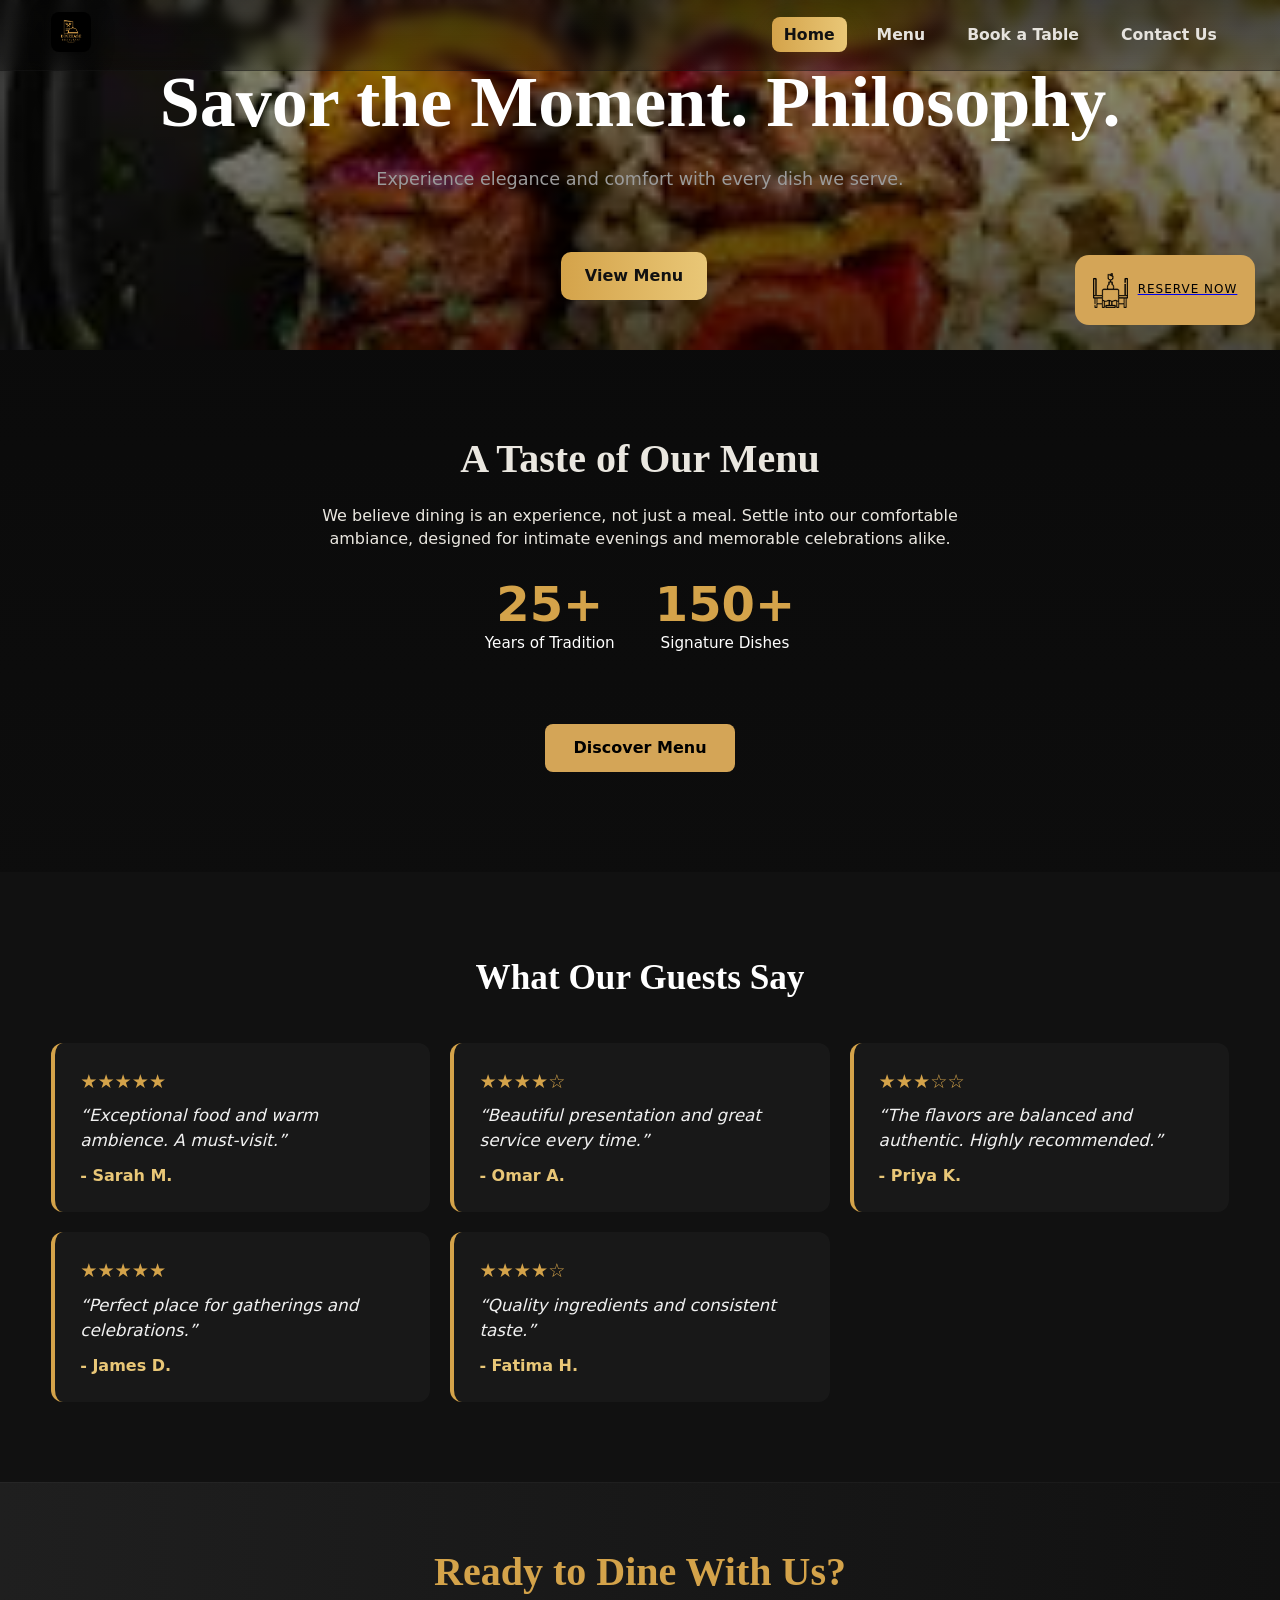
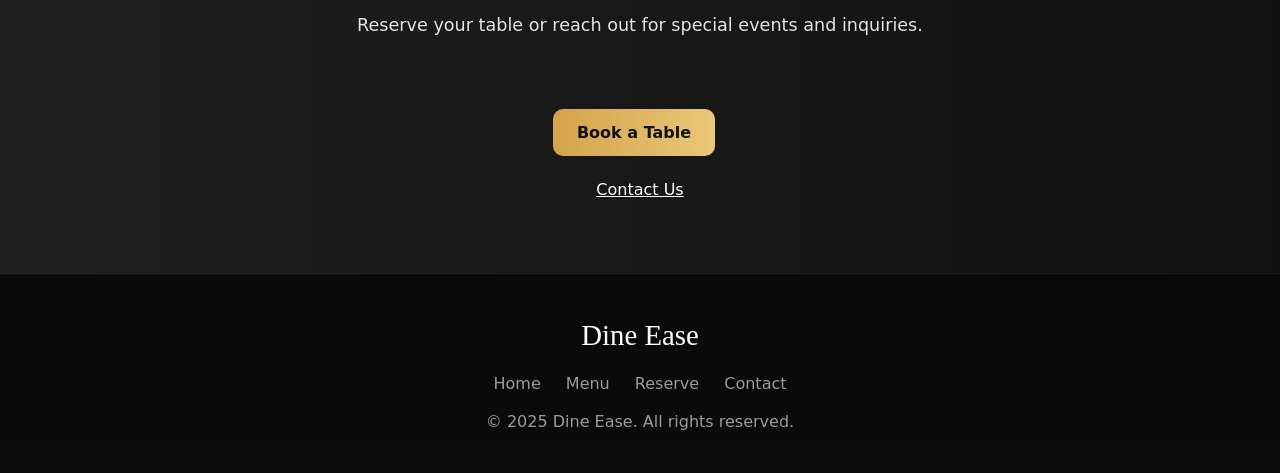
<file: Index.html>
<!DOCTYPE html>
<html lang="en">

<head>
    <meta charset="UTF-8">
    <meta name="viewport" content="width=device-width, initial-scale=1.0">
    <title>DineEase - Home</title>
    <link rel="stylesheet" href="style.css">
    <script src="script.js" defer></script>
</head>

<body>
    <header class="main-header">
        <div class="container">
            <a href="index.html" class="logo"><img src="Img/DineEase.png" alt="DineEase" /></a>
            <nav>
                <ul class="nav-links">
                    <li><a href="index.html">Home</a></li>
                    <li><a href="menu.html">Menu</a></li>
                    <li><a href="reservation.html">Book a Table</a></li>
                    <li><a href="contact.html">Contact Us</a></li>
                </ul>
            </nav>
        </div>
    </header>
    <main class="home-content">
        <section class="hero-section">
            <div class="container">
                <h1 class="fade-in">Savor the Moment. Philosophy.</h1>
                <p class="fade-in">Experience elegance and comfort with every dish we serve.</p>
                <a href="menu.html" class="cta-button">View Menu</a>
                <a href="reservation.html" class="cta-circle"><img src="Img/hero-icon.png" width="48" height="48"
                        alt="booking icon">
                    <span class="label-2 text-center span">Reserve Now</span></a>
            </div>
        </section>

        <section class="teaser-section">
            <div class="container">
                <h2 class="fade-in">A Taste of Our Menu</h2>
                <p class="fade-in">We believe dining is an experience, not just a meal. Settle into our comfortable
                    ambiance, designed for intimate evenings and memorable celebrations alike.</p>
                <div class="stats-grid fade-in">
                    <div class="stat-item">
                        <span>25+</span>
                        <p>Years of Tradition</p>
                    </div>
                    <div class="stat-item">
                        <span>150+</span>
                        <p>Signature Dishes</p>
                    </div>
                </div>
                <a href="menu.html" class="main-button fade-in">Discover Menu</a>
            </div>
        </section>

        <section class="reviews-section">
            <div class="container">
                <h2 class="fade-in">What Our Guests Say</h2>
                <div class="reviews-grid">
                    <div class="review-card fade-in">
                        <div class="rating-stars" style="color: #d4a34a; font-size: 1.2rem; margin-bottom: 8px;">
                            &#9733;&#9733;&#9733;&#9733;&#9733;
                        </div>
                        <p>“Exceptional food and warm ambience. A must-visit.”</p>
                        <span>- Sarah M.</span>
                    </div>

                    <div class="review-card fade-in">
                        <div class="rating-stars" style="color: #d4a34a; font-size: 1.2rem; margin-bottom: 8px;">
                            &#9733;&#9733;&#9733;&#9733;&#9734;
                        </div>
                        <p>“Beautiful presentation and great service every time.”</p>
                        <span>- Omar A.</span>
                    </div>

                    <div class="review-card fade-in">
                        <div class="rating-stars" style="color: #d4a34a; font-size: 1.2rem; margin-bottom: 8px;">
                            &#9733;&#9733;&#9733;&#9734;&#9734;
                        </div>
                        <p>“The flavors are balanced and authentic. Highly recommended.”</p>
                        <span>- Priya K.</span>
                    </div>

                    <div class="review-card fade-in">
                        <div class="rating-stars" style="color: #d4a34a; font-size: 1.2rem; margin-bottom: 8px;">
                            &#9733;&#9733;&#9733;&#9733;&#9733;
                        </div>
                        <p>“Perfect place for gatherings and celebrations.”</p>
                        <span>- James D.</span>
                    </div>

                    <div class="review-card fade-in">
                        <div class="rating-stars" style="color: #d4a34a; font-size: 1.2rem; margin-bottom: 8px;">
                            &#9733;&#9733;&#9733;&#9733;&#9734;
                        </div>
                        <p>“Quality ingredients and consistent taste.”</p>
                        <span>- Fatima H.</span>
                    </div>

                </div>
            </div>
        </section>

        <section class="reservation-banner">
            <div class="container fade-in">
                <h2>Ready to Dine With Us?</h2>
                <p>Reserve your table or reach out for special events and inquiries.</p>
                <a href="reservation.html" class="banner-button">Book a Table</a>
                <a href="contact.html" class="banner-link">Contact Us</a>
            </div>
        </section>

    </main>
    <footer class="main-footer">
        <div class="container">
            <p class="footer-logo">Dine Ease</p>
            <div class="footer-links">
                <a href="index.html">Home</a>
                <a href="menu.html">Menu</a>
                <a href="reservation.html">Reserve</a>
                <a href="contact.html">Contact</a>
            </div>
            <div class="copyright">
                <p>&copy; 2025 Dine Ease. All rights reserved.</p>
            </div>
        </div>
    </footer>
</body>

</html>
</file>
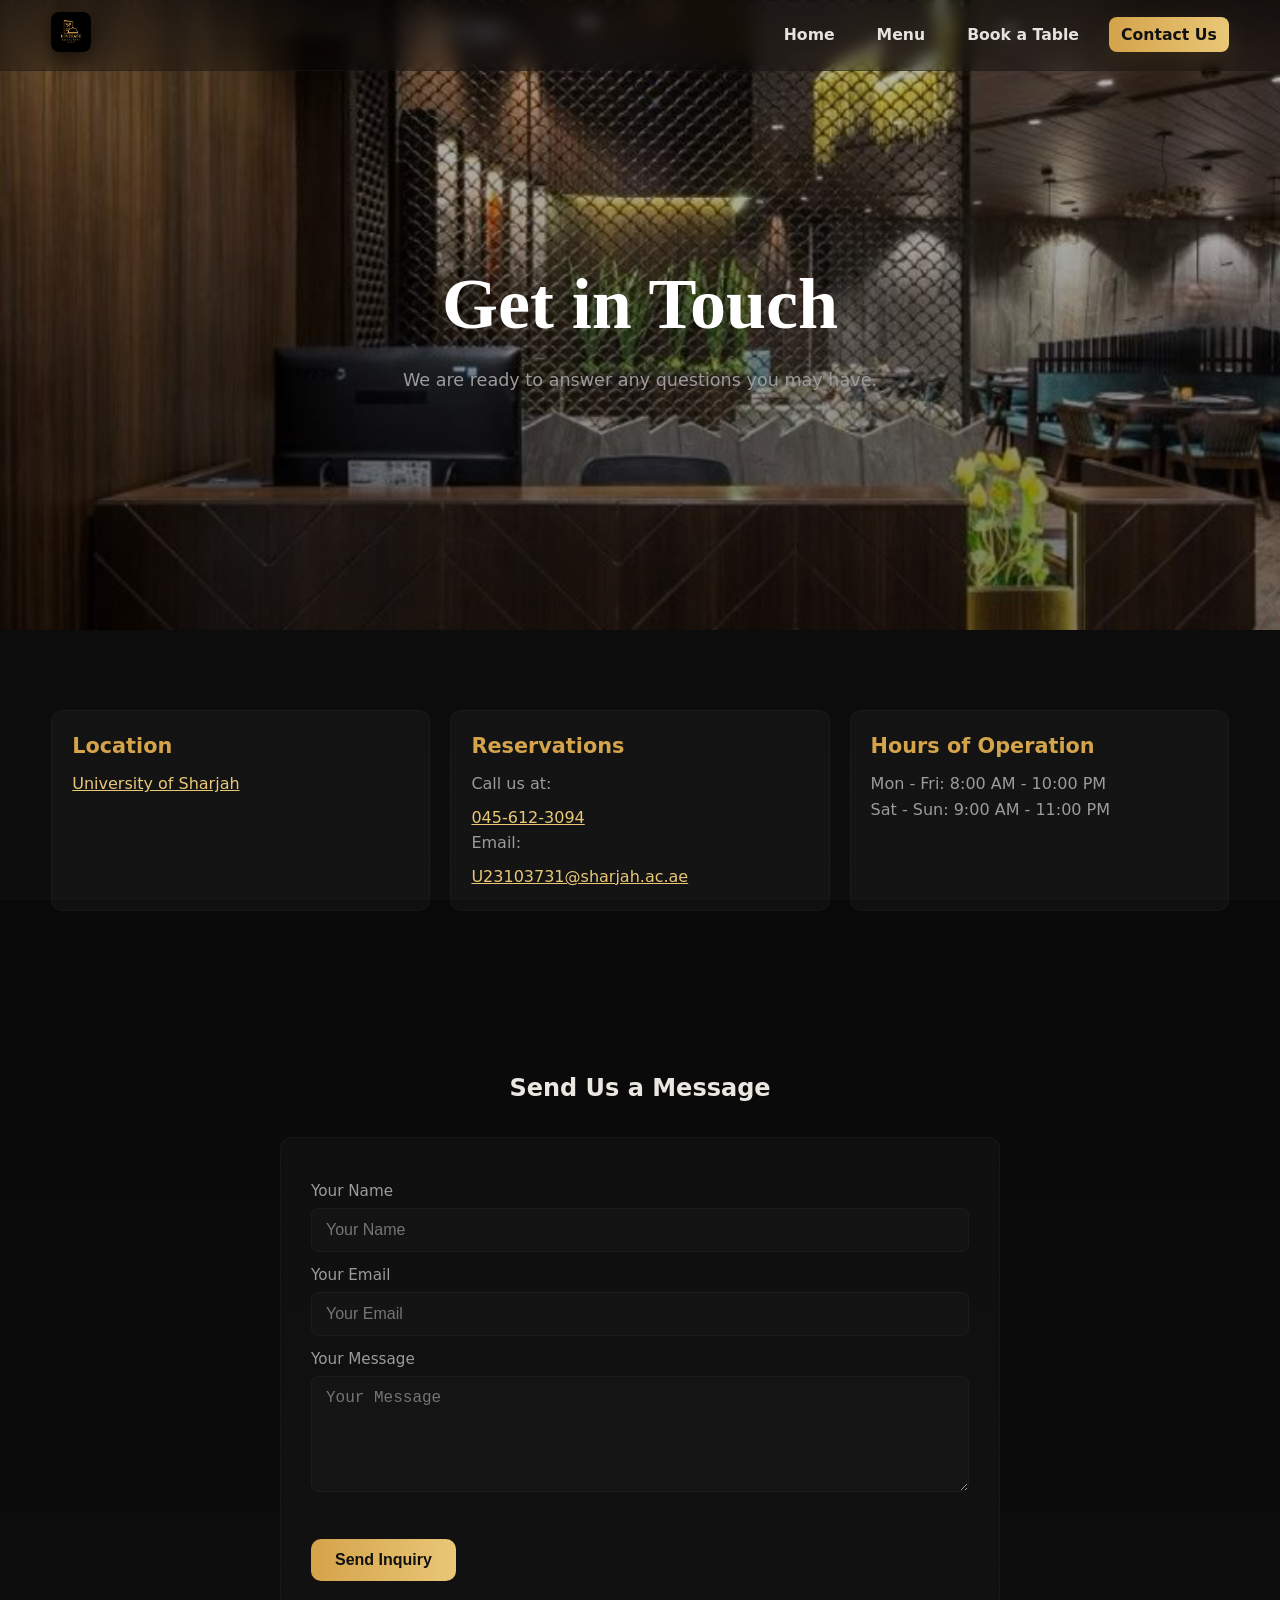
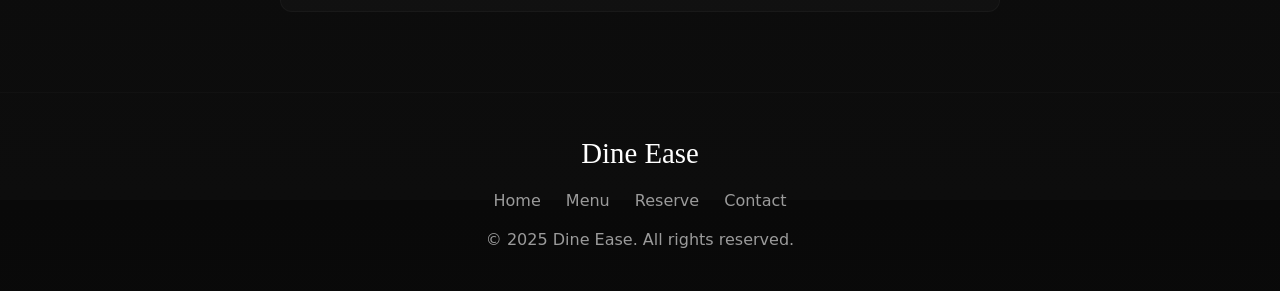
<file: contact.html>
<!DOCTYPE html>
<html lang="en">

<head>
    <meta charset="UTF-8">
    <meta name="viewport" content="width=device-width, initial-scale=1.0">
    <title>Contact US</title>
    <link rel="stylesheet" href="style.css">
    <script src="script.js" defer></script>
</head>

<body>
    <header class="main-header">
        <div class="container">
            <a href="index.html" class="logo"><img src="Img/DineEase.png" alt="DineEase" /></a>
            <nav>
                <ul class="nav-links">
                    <li><a href="index.html">Home</a></li>
                    <li><a href="menu.html">Menu</a></li>
                    <li><a href="reservation.html">Book a Table</a></li>
                    <li><a href="contact.html">Contact Us</a></li>
                </ul>
            </nav>
            <button class="menu-toggle">&#9776;</button>
        </div>
    </header>
    <main class="contact-content">

        <section class="contact-hero">
            <div class="container">
                <h1 class="fade-in">Get in Touch</h1>
                <p class="fade-in">We are ready to answer any questions you may have.</p>
            </div>
        </section>

        <section class="contact-details">
            <div class="container">
                <div class="info-card fade-in">
                    <h3>Location</h3>
                    <p><a href="https://www.google.com/maps/search/University+of+Sharjah" target="_blank">University of
                            Sharjah</a></p>
                </div>
                <div class="info-card fade-in">
                    <h3>Reservations</h3>
                    <p>Call us at: <a href="tel:0456123094">045-612-3094</a></p>
                    <p>Email: <a href="mailto:U23103731@sharjah.ac.ae">U23103731@sharjah.ac.ae</a></p>
                </div>
                <div class="info-card fade-in">
                    <h3>Hours of Operation</h3>
                    <p>Mon - Fri: 8:00 AM - 10:00 PM</p>
                    <p>Sat - Sun: 9:00 AM - 11:00 PM</p>
                </div>
            </div>
        </section>

        <section class="contact-form-section">
            <div class="container fade-in">
                <h2>Send Us a Message</h2>
                <form action="/submit-contact" method="POST" class="contact-form">
                    <label for="name">Your Name</label>
                    <input type="text" id="name" name="name" placeholder="Your Name" required>

                    <label for="email">Your Email</label>
                    <input type="email" id="email" name="email" placeholder="Your Email" required>

                    <label for="message">Your Message</label>
                    <textarea id="message" name="message" rows="5" placeholder="Your Message" required></textarea>

                    <button type="submit" class="submit-button">Send Inquiry</button>
                </form>
            </div>
        </section>

    </main>
    <footer class="main-footer">
        <div class="container">
            <p class="footer-logo">Dine Ease</p>
            <div class="footer-links">
                <a href="index.html">Home</a>
                <a href="menu.html">Menu</a>
                <a href="reservation.html">Reserve</a>
                <a href="contact.html">Contact</a>
            </div>
            <div class="copyright">
                <p>&copy; 2025 Dine Ease. All rights reserved.</p>
            </div>
        </div>
    </footer>
</body>

</html>
</file>
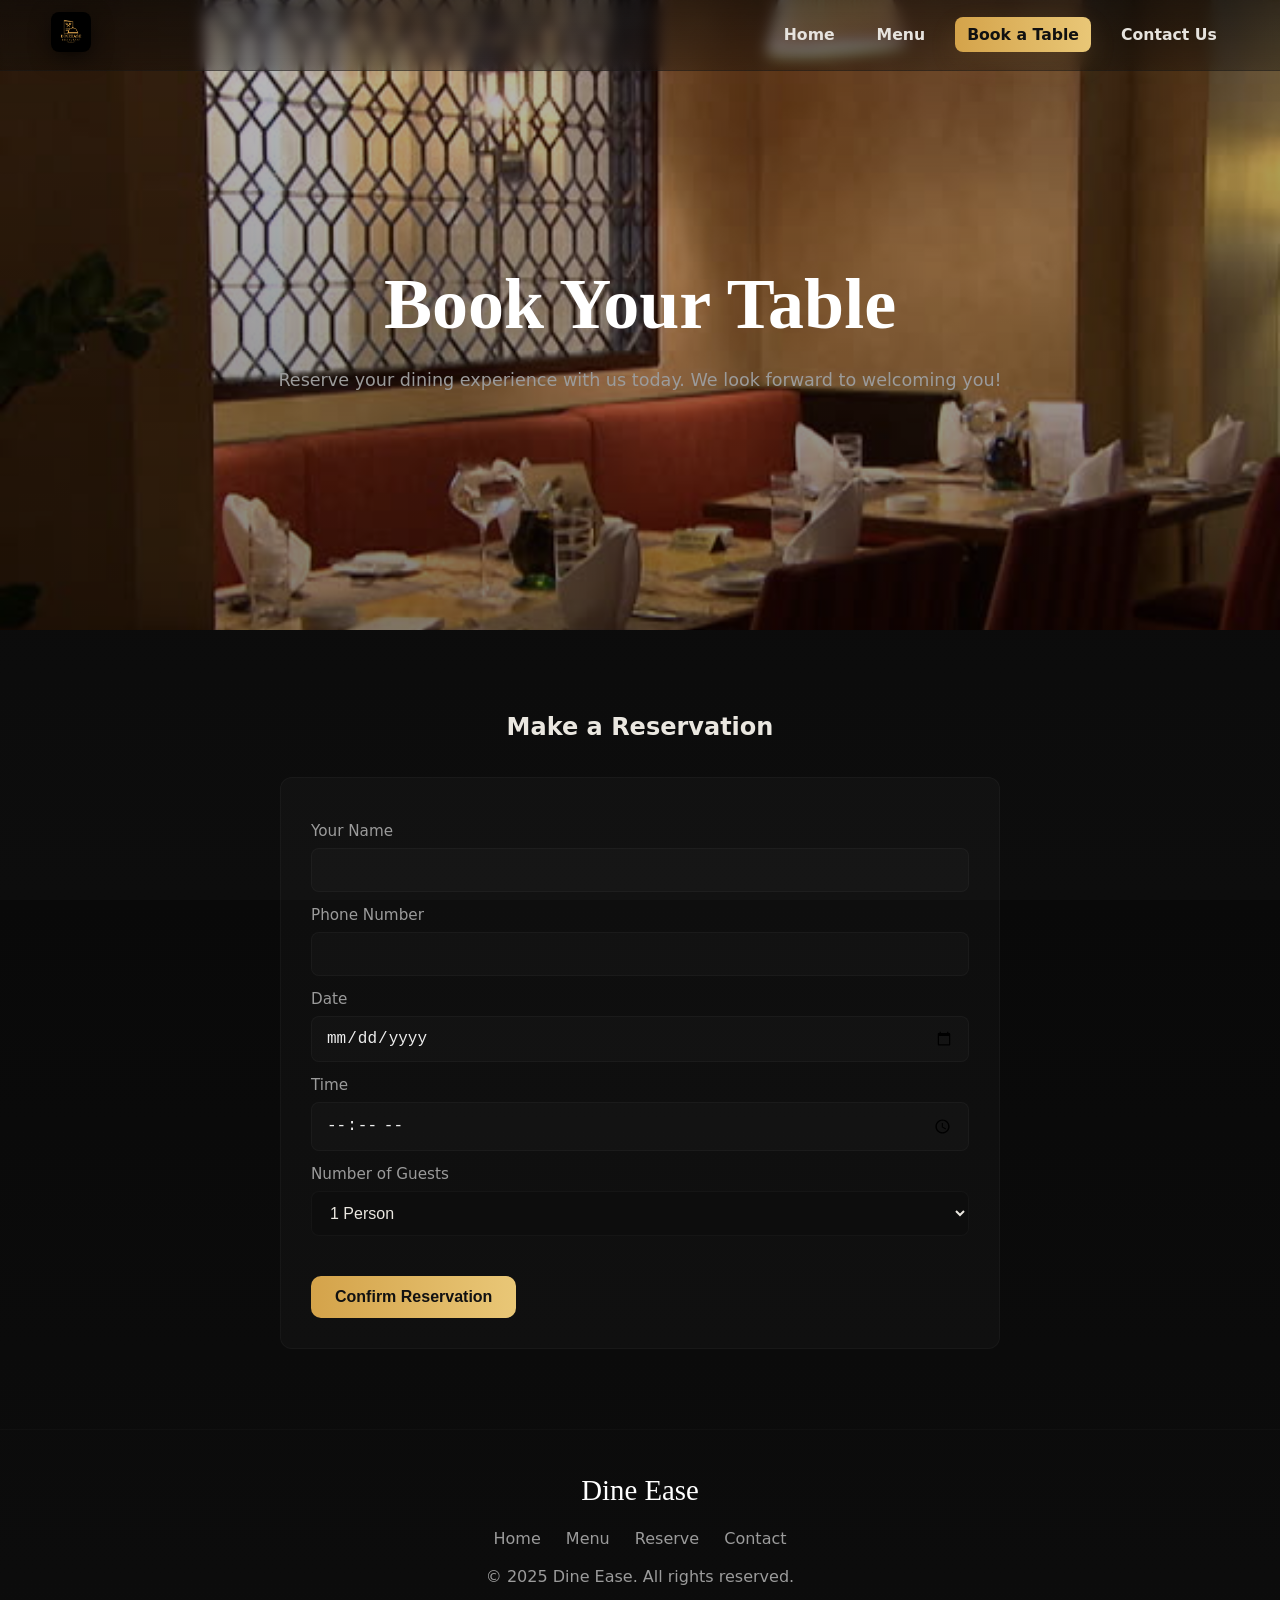
<file: reservation.html>
<!DOCTYPE html>
<html lang="en">

<head>
    <meta charset="UTF-8">
    <meta name="viewport" content="width=device-width, initial-scale=1.0">
    <title>Reservations</title>
    <link rel="stylesheet" href="style.css">
    <script src="script.js" defer></script>
</head>

<body>
    <header class="main-header">
        <div class="container">
            <a href="index.html" class="logo"><img src="Img/DineEase.png" alt="DineEase" /></a>
            <nav>
                <ul class="nav-links">
                    <li><a href="index.html">Home</a></li>
                    <li><a href="menu.html">Menu</a></li>
                    <li><a href="reservation.html">Book a Table</a></li>
                    <li><a href="contact.html">Contact Us</a></li>
                </ul>
            </nav>
            <button class="menu-toggle">&#9776;</button>
        </div>
    </header>
    <main class="reservation-content">

        <section class="reservation-hero">
            <div class="container">
                <h1 class="fade-in">Book Your Table</h1>
                <p class="fade-in">Reserve your dining experience with us today. We look forward to welcoming you!</p>
            </div>
        </section>

        <section class="booking-form-section">
            <div class="container fade-in">
                <h2>Make a Reservation</h2>
                <form action="/submit-reservation" method="POST" class="booking-form">
                    <label for="name">Your Name</label>
                    <input type="text" id="name" name="name" required>

                    <label for="phone">Phone Number</label>
                    <input type="tel" id="phone" name="phone">

                    <label for="date">Date</label>
                    <input type="date" id="date" name="date" min="2025-01-01" max="2026-12-31" required>

                    <label for="time">Time</label>
                    <input type="time" id="time" name="time" required>

                    <label for="guests">Number of Guests</label>
                    <select id="guests" name="guests" required>
                        <option value="1">1 Person</option>
                        <option value="2">2 People</option>
                        <option value="4">4 People</option>
                        <option value="6">6 People</option>
                        <option value="8">8+ People</option>
                    </select>
                    <button type="submit" class="submit-button">Confirm Reservation</button>
                </form>
            </div>
        </section>

    </main>
    <footer class="main-footer">
        <div class="container">
            <p class="footer-logo">Dine Ease</p>
            <div class="footer-links">
                <a href="index.html">Home</a>
                <a href="menu.html">Menu</a>
                <a href="reservation.html">Reserve</a>
                <a href="contact.html">Contact</a>
            </div>
            <div class="copyright">
                <p>&copy; 2025 Dine Ease. All rights reserved.</p>
            </div>
        </div>
    </footer>
</body>

</html>
</file>
<file: style.css>
/* ============================
   GLOBAL RESET AND BASE RULES
   ============================ */

/* Remove default browser padding, margin, and ensure box sizing behaves predictably */
* {
  box-sizing: border-box;
  margin: 0;
  padding: 0;
}

/* Ensure full height for smooth layouts */
html,
body {
  height: 100%;
}

/* Base font, dark gradient background, and global text styling */
body {
  font-family: "Inter", system-ui, -apple-system, "Segoe UI", Roboto, Arial;
  background: linear-gradient(180deg, #090909 0%, #0d0d0d 100%);
  color: #eae7e0;
  line-height: 1.45;
}

/* ============================
   CSS VARIABLES (THEME COLORS, SIZES)
   ============================ */
:root {
  --accent: #d4a34a;
  /* Main gold accent */
  --accent-2: #e9c777;
  /* Lighter accent */
  --muted: #9b9b9b;
  /* Faded text */
  --card-bg: rgba(255, 255, 255, 0.03);
  /* Card background */
  --glass: rgba(255, 255, 255, 0.025);
  /* Glass effect surfaces */
  --max-w: 1180px;
  /* Max container width */
  --radius: 12px;
  /* Border radius for cards */
  --ff-heading: "Playfair Display", Georgia, serif;
  /* Headings font */
  --transition: 240ms cubic-bezier(.2, .9, .3, 1);
  /* Smooth motion */
}

/* Container centers content and limits width */
.container {
  width: 92%;
  max-width: var(--max-w);
  margin: 0 auto;
}

/* ============================
   HEADER AND NAVIGATION
   ============================ */

/* Fixed header at the top with blur effect */
.main-header {
  position: fixed;
  inset: 0 0 auto 0;
  top: 0;
  z-index: 1000;
  background: linear-gradient(180deg, rgba(7, 7, 7, 0.6), rgba(7, 7, 7, 0.35));
  backdrop-filter: blur(7px);
  border-bottom: 1px solid rgba(255, 255, 255, 0.03);
  transition: all var(--transition);
}

/* Header becomes darker when page scrolls */
.main-header.scrolled {
  background: rgba(7, 7, 7, 0.85);
}

/* Layout for logo and navigation inside header */
.main-header .container {
  display: flex;
  align-items: center;
  justify-content: space-between;
  gap: 12px;
  padding: 12px 0;
}

/* Logo styling */
.main-header a img {
  height: 40px;
  border-radius: 8px;
  box-shadow: 0 6px 20px rgba(0, 0, 0, 0.6);
}

/* Horizontal navigation links */
.main-header nav ul.nav-links {
  display: flex;
  gap: 18px;
  list-style: none;
  align-items: center;
}

/* Styling for individual nav links */
.main-header nav ul.nav-links li a {
  color: #e6e3de;
  text-decoration: none;
  padding: 8px 12px;
  border-radius: 8px;
  font-weight: 600;
  font-size: 0.98rem;
  transition: color var(--transition), transform var(--transition), background var(--transition);
}

/* Active page link and hover effect */
.main-header nav ul.nav-links li a:hover,
.main-header nav ul.nav-links li a.active {
  color: #111;
  background: linear-gradient(90deg, var(--accent), var(--accent-2));
  transform: translateY(-3px);
  box-shadow: 0 10px 28px rgba(212, 163, 74, 0.12);
}

/* Mobile header button */
.menu-toggle {
  display: none;
  background: transparent;
  border: 0;
  color: #eae7e0;
  font-size: 1.25rem;
  cursor: pointer;
  padding: 8px;
}

/* Mobile dropdown menu */
.mobile-menu {
  display: none;
  position: absolute;
  right: 16px;
  top: 72px;
  background: rgba(10, 10, 10, 0.98);
  border-radius: 10px;
  padding: 10px;
  box-shadow: 0 16px 50px rgba(0, 0, 0, 0.6);
  z-index: 1300;
}

/* Mobile menu links */
.mobile-menu a {
  display: block;
  color: #eae7e0;
  padding: 10px 12px;
  text-decoration: none;
  border-radius: 8px;
}

.mobile-menu a+a {
  margin-top: 6px;
}

/* Hover on mobile menu */
.mobile-menu a:hover {
  background: rgba(255, 255, 255, 0.02);
  color: var(--accent);
}

/* ============================
   HERO SECTIONS
   ============================ */

/* Shared hero layout styles */
.menu-hero,
.contact-hero,
.reservation-hero,
.hero-section {
  min-height: 70vh;
  display: flex;
  align-items: center;
  justify-content: center;
  text-align: center;
  position: relative;
  padding: 64px 0;
  background-position: center;
  background-size: cover;
  background-repeat: no-repeat;
  padding-top: 100px;
}

/* Home page hero with background image + dark overlay */
.hero-section {
  background: linear-gradient(180deg, rgba(0, 0, 0, 0.4), rgba(0, 0, 0, 0.7)), url('Img/BackgroundHero.jpg') !important;
  background-size: cover !important;
  background-position: center center !important;
  background-repeat: no-repeat !important;
  min-height: 350px !important;
  height: 350px !important;
  padding: 40px 0 !important;
}

/* Menu hero background */
.menu-hero {
  background: linear-gradient(180deg, rgba(0, 0, 0, 0.35), rgba(0, 0, 0, 0.55)), url('Img/hero-menu.jpg');
  background-size: cover;
  background-position: center top;
}

/* Contact hero background */
.contact-hero {
  background: linear-gradient(180deg, rgba(0, 0, 0, 0.25), rgba(0, 0, 0, 0.5)), url('Img/hero-contact.jpg');
  background-size: cover;
  background-position: center center;
}

/* Reservation hero background */
.reservation-hero {
  background: linear-gradient(180deg, rgba(0, 0, 0, 0.25), rgba(0, 0, 0, 0.5)), url('Img/hero-reserve.jpg');
  background-size: cover;
  background-position: center center;
}

/* Hero titles */
.hero-section h1,
.menu-hero h1,
.contact-hero h1,
.reservation-hero h1 {
  font-family: var(--ff-heading);
  font-size: clamp(2.5rem, 6vw, 4.5rem);
  color: #fff;
  margin-bottom: 12px;
}

/* Hero paragraphs */
.hero-section p,
.menu-hero p,
.contact-hero p,
.reservation-hero p {
  color: var(--muted);
  max-width: 900px;
  margin: 0 auto 20px;
  font-size: 1.1rem;
}

/* ============================
   BUTTONS AND LINKS
   ============================ */

/* Base style for all main buttons */
.submit-button,
.cta-button,
.banner-button {
  display: inline-block;
  background: linear-gradient(90deg, var(--accent), var(--accent-2));
  color: #111;
  padding: 12px 24px;
  border-radius: 10px;
  text-decoration: none;
  font-weight: 700;
  border: 0;
  cursor: pointer;
  font-size: 1rem;
  transition: transform var(--transition), box-shadow var(--transition);
  margin-right: 12px;
  margin-top: 40px;
}

/* Hover lift effect */
.submit-button:hover,
.cta-button:hover,
.banner-button:hover {
  transform: translateY(-4px);
  box-shadow: 0 16px 40px rgba(212, 163, 74, 0.2);
}

/* Dining table shaped button */
.cta-circle {
  position: absolute;
  bottom: 25px;
  right: 25px;
  z-index: 2;

  background-color: #d4a557;

  width: 180px;
  /* Rectangular width */
  height: 70px;
  /* Rectangular height */
  padding: 10px 15px;

  border-radius: 14px;
  /* Soft edges like a dining table */

  display: flex;
  flex-direction: row;
  justify-content: center;
  align-items: center;
  gap: 10px;

  text-align: center;
  transition: 0.3s ease;
}

.cta-circle img {
  /* Icon inside */
  width: 35px;
  height: 35px;
}

.cta-circle .span {
  /* Text */
  color: #000;
  font-weight: 500;
  text-transform: uppercase;
  letter-spacing: 1px;
  font-size: 12px;
}

.cta-circle:hover {
  transform: scale(1.05);
  background-color: #e6c37a;
}

.main-button {
  display: block;
  /* Allows centering */
  width: fit-content;
  /* Keeps button size natural */
  margin: 20px auto;
  /* Centers it horizontally */
  background: #d4a557;
  color: #000;
  padding: 12px 28px;
  border-radius: 8px;
  text-decoration: none;
  font-weight: 600;
  font-size: 1rem;
  transition: 0.3s ease;
}

.main-button:hover {
  transform: translateY(-4px);
  box-shadow: 0 16px 40px rgba(212, 163, 74, 0.2);
}

/* Text links like View Menu or Contact Us */
.cta-link,
.banner-link {
  color: #fff;
  text-decoration: underline;
  font-weight: 500;
  padding: 12px 0;
  display: inline-block;
  transition: color var(--transition);
}

.cta-link:hover,
.banner-link:hover {
  color: var(--accent);
}

/* ============================
   GENERAL SECTION SPACING
   ============================ */

.section-title {
  text-align: center;
  margin-bottom: 24px;
}

.section-title h2 {
  font-family: var(--ff-heading);
  color: var(--accent);
  margin-bottom: 8px;
}

.section-title p {
  color: var(--muted);
}

/* Add spacing around large sections */
.menu-categories,
.contact-details,
.contact-form-section,
.reviews-section,
.booking-form-section,
.teaser-section {
  padding: 80px 0;
}

.contact-form-section h1,
.contact-form-section h2 {
  text-align: center;
  margin-bottom: 32px;
}

.booking-form-section h2 {
  text-align: center;
  margin-bottom: 32px;
}

/* ============================
   TEASER SECTION (HOME)
   ============================ */

.teaser-section h2 {
  font-family: var(--ff-heading);
  font-size: 2.5rem;
  margin-bottom: 16px;
  text-align: center;
}

.teaser-section p {
  max-width: 700px;
  margin: 0 auto 30px;
  text-align: center;
}

.stats-grid {
  display: flex;
  justify-content: center;
  gap: 40px;
  margin-bottom: 40px;
}

.stat-item {
  text-align: center;
}

/* Numbers in teaser stats */
.stat-item span {
  display: block;
  font-size: 3rem;
  font-weight: 700;
  color: var(--accent);
  line-height: 1;
}

.stat-item p {
  margin-top: 4px;
  font-size: 0.95rem;
  color: #fff;
}

/* ============================
   MENU GRID
   ============================ */

.category-tabs {
  display: flex;
  gap: 12px;
  justify-content: center;
  margin-bottom: 40px;
  flex-wrap: wrap;
}

.category-tabs a {
  color: #e6e3de;
  text-decoration: none;
  padding: 8px 18px;
  border-radius: 999px;
  background: rgba(255, 255, 255, 0.02);
  font-weight: 600;
  transition: all var(--transition);
}

.category-tabs a:hover,
.category-tabs a.active {
  background: linear-gradient(90deg, var(--accent), var(--accent-2));
  color: #111;
  transform: translateY(-3px);
  box-shadow: 0 10px 30px rgba(212, 163, 74, 0.12);
}

/* Three column menu layout */
.menu-grid {
  display: grid;
  grid-template-columns: repeat(3, 1fr);
  gap: 24px;
}

.menu-item {
  background: var(--card-bg);
  border-radius: var(--radius);
  padding: 14px;
  display: flex;
  gap: 14px;
  align-items: center;
  border: 1px solid rgba(255, 255, 255, 0.03);
  transition: transform var(--transition), box-shadow var(--transition);
  overflow: hidden;
}

/* Hover animation for menu cards */
.menu-item:hover {
  transform: translateY(-8px) scale(1.01);
  box-shadow: 0 22px 60px rgba(0, 0, 0, 0.6);
  background: #d4a34a;

}

.menu-item:hover h3,
.menu-item:hover p,
.menu-item:hover .price {
  color: #111;
}



/* Menu food images */
.menu-item img {
  width: 110px;
  height: 82px;
  object-fit: cover;
  border-radius: 10px;
  flex-shrink: 0;
  box-shadow: 0 0 16px rgba(0, 0, 0, 0.4);
  transition: transform var(--transition);
}

/* Zoom on hover */
.menu-item:hover img {
  transform: scale(1.08);
}

/* Menu item title */
.menu-item h3 {
  font-family: var(--ff-heading);
  font-size: 1.1rem;
  margin-bottom: 4px;
  color: #fff;
}

/* Menu description text */
.menu-item p {
  color: var(--muted);
  font-size: 0.9rem;
  margin-bottom: 6px;
}

/* Price tag styling */
.menu-item .price {
  font-weight: 700;
  color: var(--accent);
  font-size: 1rem;
}

/* ============================
   CUSTOMER REVIEWS
   ============================ */

.reviews-section {
  background: #111;
  padding: 80px 0;
  text-align: center;
}

.reviews-section h2 {
  color: #fff;
  font-size: 2.2rem;
  margin-bottom: 40px;
  font-family: var(--ff-heading);
}

/* Review cards arranged responsively */
.reviews-grid {
  display: grid;
  grid-template-columns: repeat(auto-fit, minmax(280px, 1fr));
  gap: 20px;
}

.review-card {
  background: var(--card-bg);
  padding: 25px;
  border-radius: var(--radius);
  text-align: left;
  border-left: 4px solid var(--accent);
  transition: box-shadow var(--transition);
}

/* Hover shadow for review cards */
.review-card:hover {
  box-shadow: 0 10px 30px rgba(0, 0, 0, 0.5);
}

.review-card p {
  font-style: italic;
  font-size: 1.05rem;
  margin-bottom: 12px;
  color: #f1f1f1;
}

.review-card span {
  display: block;
  color: var(--accent-2);
  font-weight: 600;
}

/* ============================
   RESERVATION BANNER
   ============================ */

.reservation-banner {
  padding: 60px 0;
  text-align: center;
  background: linear-gradient(90deg, #1f1f1f, #111111);
  border-top: 1px solid rgba(255, 255, 255, 0.03);
  border-bottom: 1px solid rgba(255, 255, 255, 0.03);
}

.reservation-banner h2 {
  font-family: var(--ff-heading);
  font-size: 2.5rem;
  color: var(--accent);
  margin-bottom: 12px;
}

.reservation-banner p {
  font-size: 1.1rem;
  margin-bottom: 30px;
  color: #e6e3de;
}

.reservation-banner .banner-link {
  display: block;
  margin: 10px auto 0 auto;
  width: fit-content;
}

/* ============================
   CONTACT INFO CARDS
   ============================ */

.contact-details .container {
  display: grid;
  grid-template-columns: repeat(3, 1fr);
  gap: 20px;
}

.info-card {
  background: var(--card-bg);
  padding: 20px;
  border-radius: 12px;
  border: 1px solid rgba(255, 255, 255, 0.03);
  transition: transform var(--transition);
}

/* Lift on hover */
.info-card:hover {
  transform: translateY(-4px);
}

.info-card h3 {
  color: var(--accent);
  margin-bottom: 10px;
  font-size: 1.3rem;
}

.info-card p,
.info-card a {
  color: var(--muted);
  font-size: 1rem;
  line-height: 1.6;
}

/* Contact links */
.info-card a {
  display: block;
  margin-top: 8px;
  color: var(--accent-2);
}

.info-card a:hover {
  text-decoration: underline;
}

/* ============================
   FORMS
   ============================ */

form.contact-form,
form.booking-form {
  max-width: 720px;
  margin: 0 auto;
  background: var(--glass);
  padding: 30px;
  border-radius: 12px;
  border: 1px solid rgba(255, 255, 255, 0.03);
}

form label {
  display: block;
  color: var(--muted);
  margin: 12px 0 6px;
  font-size: 0.95rem;
}

/* Input field styling */
form input[type="text"],
form input[type="email"],
form input[type="tel"],
form input[type="date"],
form input[type="time"],
form textarea,
form select {
  width: 100%;
  padding: 12px 14px;
  border-radius: 8px;
  border: 1px solid rgba(255, 255, 255, 0.03);
  background: rgba(255, 255, 255, 0.02);
  color: #eee;
  font-size: 1rem;
  transition: border-color var(--transition);
}

/* Highlight on focus */
form input:focus,
form textarea:focus,
form select:focus {
  border-color: var(--accent);
}

/* Red border for invalid fields */
form input.invalid,
form textarea.invalid,
form select.invalid {
  border-color: #ff5555;
  box-shadow: 0 0 8px rgba(255, 85, 85, 0.2);
}

form.booking-form select {
  background-color: #0d0d0d;
  color: #eae7e0;
}

form.booking-form select option {
  background-color: #0d0d0d;
  color: #eae7e0;
}

/* ============================
   FOOTER
   ============================ */

.main-footer {
  padding: 40px 0;
  border-top: 1px solid rgba(255, 255, 255, 0.02);
  color: var(--muted);
  text-align: center;
}

.main-footer .container {
  display: flex;
  flex-direction: column;
  align-items: center;
  gap: 15px;
}

.footer-logo {
  font-size: 1.8rem;
  font-family: var(--ff-heading);
  color: #fff;
}

.footer-links a {
  color: var(--muted);
  text-decoration: none;
  margin: 0 10px;
}

.footer-links a:hover {
  color: var(--accent);
}

copyright p {
  font-size: 0.9rem;
}

/* ============================
   RESPONSIVE DESIGN
   ============================ */

@media (max-width: 1080px) {

  .hero-section,
  .menu-hero,
  .contact-hero,
  .reservation-hero {
    min-height: 60vh;
  }
}

@media (max-width: 980px) {
  .menu-grid {
    grid-template-columns: repeat(2, 1fr);
  }

  .contact-details .container {
    grid-template-columns: repeat(2, 1fr);
  }

  .reviews-grid {
    grid-template-columns: repeat(2, 1fr);
  }
}

@media (max-width: 720px) {

  /* Hide desktop menu on mobile */
  .main-header nav ul.nav-links {
    display: none;
  }

  .menu-toggle {
    display: block;
  }

  .menu-grid {
    grid-template-columns: 1fr;
  }

  .menu-item img {
    width: 100%;
    height: 180px;
  }

  .hero-section,
  .menu-hero,
  .contact-hero,
  .reservation-hero {
    padding: 40px 0;
    min-height: 50vh;
  }

  .contact-details .container {
    grid-template-columns: 1fr;
  }

  .reviews-grid {
    grid-template-columns: 1fr;
  }

  .reservation-banner h2 {
    font-size: 2rem;
  }

  .stats-grid {
    flex-direction: column;
    gap: 20px;
  }
}

/* ============================
   UTILITY CLASSES
   ============================ */

.fade-in {
  opacity: 0;
  transform: translateY(14px);
  transition: all 640ms cubic-bezier(.2, .9, .3, 1);
}

.fade-in.show {
  opacity: 1;
  transform: none;
}

.kicker {
  color: var(--accent);
  font-weight: 700;
}

.center {
  display: flex;
  align-items: center;
  justify-content: center;
  gap: 10px;
}

/* Focus outlines for accessibility */
a:focus,
button:focus,
input:focus,
select:focus,
textarea:focus {
  outline: 3px solid rgba(212, 163, 74, 0.14);
  outline-offset: 3px;
}
</file>
